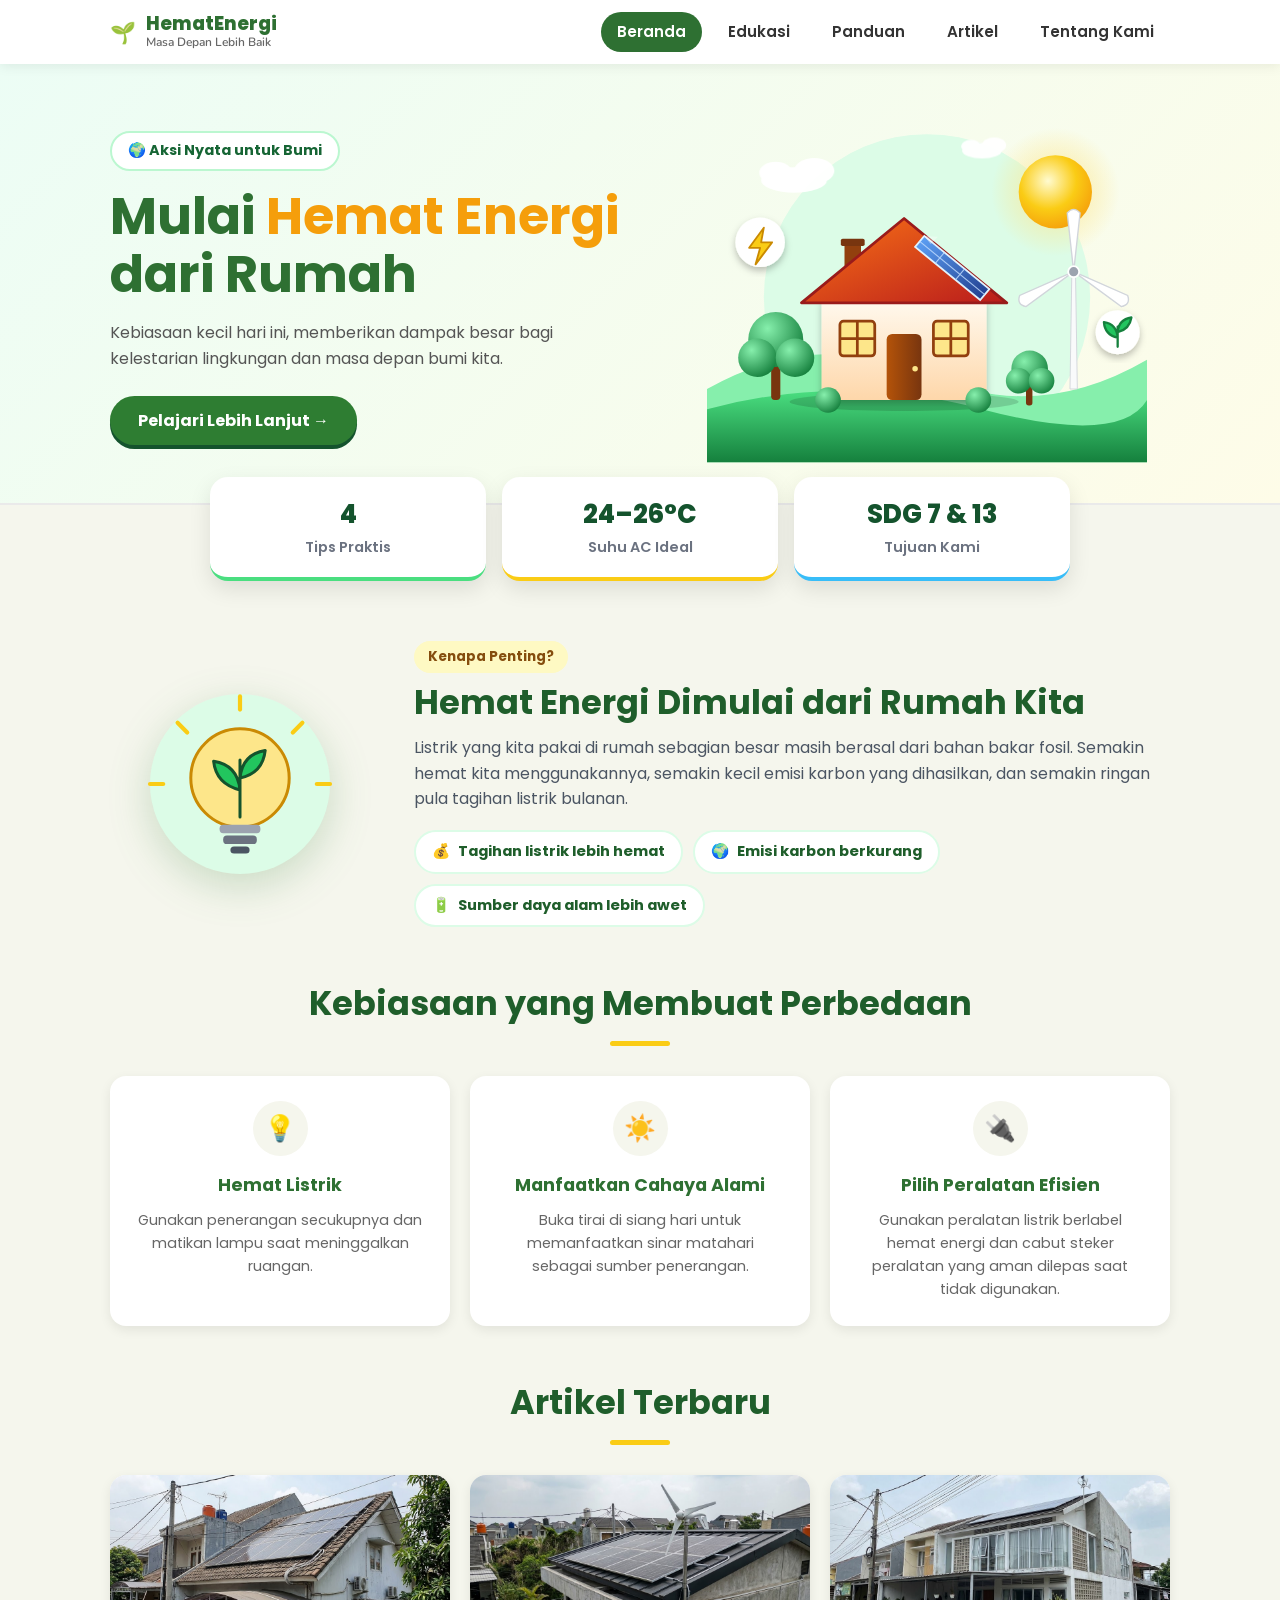
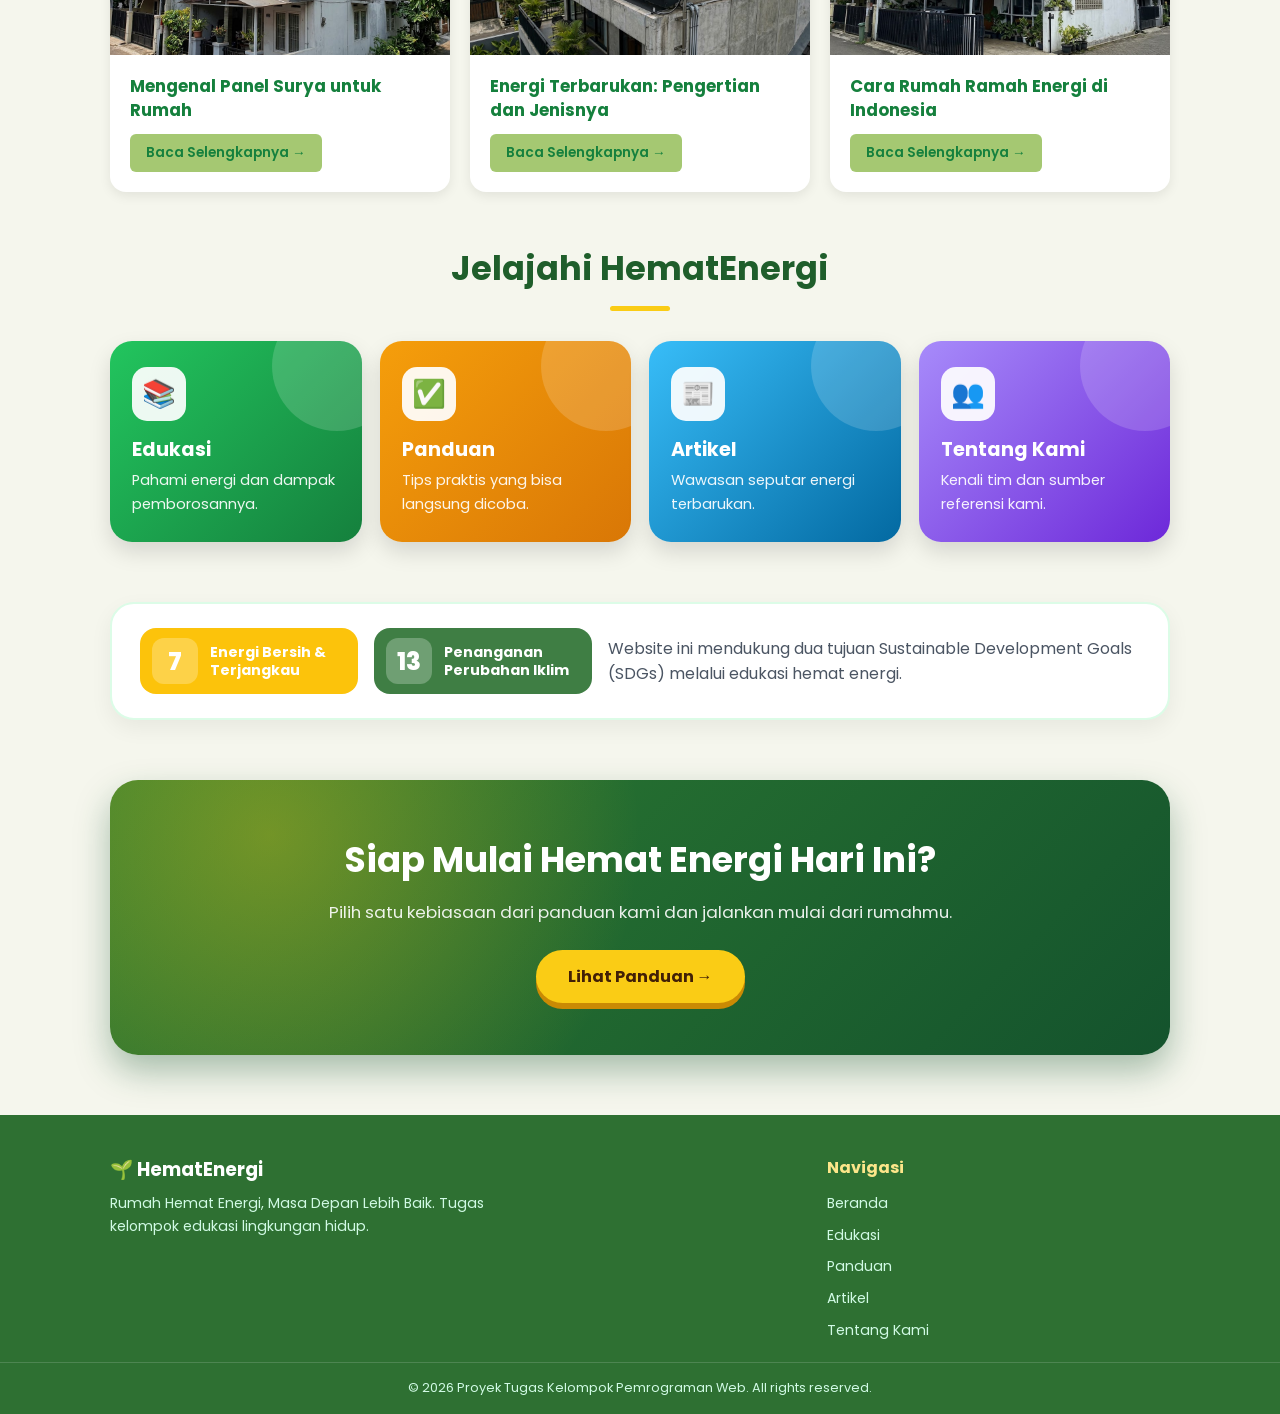
<file: index.html>
<!DOCTYPE html>
<html lang="id">
<head>
  <meta charset="UTF-8">
  <meta name="viewport" content="width=device-width, initial-scale=1.0">
  <title>HematEnergi - Beranda</title>
  <link rel="stylesheet" href="css/style.css">
</head>

<body class="beranda">

  <!-- NAVIGASI UTAMA -->
  <header class="navbar">
    <div class="nav-container">

      <a href="index.html" class="logo">
        🌱
        <div class="logo-text">
          HematEnergi
          <span>Masa Depan Lebih Baik</span>
        </div>
      </a>

      <nav aria-label="Navigasi utama">
        <ul class="nav-links">
          <li>
            <a href="index.html" class="active" aria-current="page">
              Beranda
            </a>
          </li>
          <li><a href="edukasi.html">Edukasi</a></li>
          <li><a href="panduan.html">Panduan</a></li>
          <li><a href="artikel.html">Artikel</a></li>
          <li><a href="tentang.html">Tentang Kami</a></li>
        </ul>
      </nav>

    </div>
  </header>

  <main>

    <!-- HERO BANNER -->
    <section class="hero">
      <div class="container hero-grid">

        <div class="hero-content">
          <span class="hero-badge">🌍 Aksi Nyata untuk Bumi</span>

          <h1>Mulai <em>Hemat Energi</em> dari Rumah</h1>

          <p>
            Kebiasaan kecil hari ini, memberikan dampak besar
            bagi kelestarian lingkungan dan masa depan bumi kita.
          </p>

          <a href="panduan.html" class="btn-primary">
            Pelajari Lebih Lanjut &rarr;
          </a>
        </div>

        <!-- ILUSTRASI RUMAH -->
        <div class="hero-image">
          <svg
            viewBox="0 0 480 380"
            xmlns="http://www.w3.org/2000/svg"
            role="img"
            aria-label="Rumah dengan panel surya, turbin angin, dan pepohonan di bawah matahari">

            <defs>
              <radialGradient id="gSun" cx="40%" cy="35%" r="70%">
                <stop offset="0" stop-color="#fffbd0"/>
                <stop offset=".55" stop-color="#facc15"/>
                <stop offset="1" stop-color="#f59e0b"/>
              </radialGradient>

              <linearGradient id="gRoof" x1="0" y1="0" x2="1" y2="1">
                <stop offset="0" stop-color="#f97316"/>
                <stop offset="1" stop-color="#b91c1c"/>
              </linearGradient>

              <linearGradient id="gWall" x1="0" y1="0" x2="0" y2="1">
                <stop offset="0" stop-color="#fffaf0"/>
                <stop offset="1" stop-color="#fed7aa"/>
              </linearGradient>

              <linearGradient id="gPanel" x1="0" y1="0" x2="1" y2="1">
                <stop offset="0" stop-color="#60a5fa"/>
                <stop offset="1" stop-color="#1e3a8a"/>
              </linearGradient>

              <linearGradient id="gDoor" x1="0" y1="0" x2="1" y2="0">
                <stop offset="0" stop-color="#b45309"/>
                <stop offset="1" stop-color="#78350f"/>
              </linearGradient>

              <linearGradient id="gHill" x1="0" y1="0" x2="0" y2="1">
                <stop offset="0" stop-color="#4ade80"/>
                <stop offset="1" stop-color="#15803d"/>
              </linearGradient>

              <radialGradient id="gTree" cx="35%" cy="30%" r="75%">
                <stop offset="0" stop-color="#86efac"/>
                <stop offset="1" stop-color="#15803d"/>
              </radialGradient>

              <radialGradient id="gGlow" cx="50%" cy="50%" r="50%">
                <stop offset="0" stop-color="#fde68a" stop-opacity=".9"/>
                <stop offset="1" stop-color="#fde68a" stop-opacity="0"/>
              </radialGradient>

              <filter
                id="soft"
                x="-20%"
                y="-20%"
                width="140%"
                height="140%">
                <feDropShadow
                  dx="0"
                  dy="4"
                  stdDeviation="4"
                  flood-opacity=".25"/>
              </filter>
            </defs>

            <!-- Latar dan matahari -->
            <circle cx="240" cy="200" r="178" fill="#dcfce7"/>
            <circle cx="380" cy="85" r="70" fill="url(#gGlow)"/>
            <circle cx="380" cy="85" r="40" fill="url(#gSun)"/>

            <!-- Awan -->
            <g fill="#fff" opacity=".95">
              <g transform="translate(95 72)">
                <ellipse rx="36" ry="14"/>
                <ellipse cx="22" cy="-10" rx="22" ry="14"/>
                <ellipse cx="-20" cy="-8" rx="18" ry="12"/>
              </g>

              <g transform="translate(300 40) scale(.6)">
                <ellipse rx="36" ry="14"/>
                <ellipse cx="22" cy="-10" rx="22" ry="14"/>
                <ellipse cx="-20" cy="-8" rx="18" ry="12"/>
              </g>
            </g>

            <!-- Bukit belakang -->
            <path
              d="M0 300 Q120 232 240 285 T480 268 V380 H0Z"
              fill="#86efac"/>

            <!-- Turbin angin -->
            <polygon
              points="396,300 404,300 402,172 398,172"
              fill="#f9fafb"
              stroke="#d1d5db"/>

            <g fill="#fff" stroke="#d1d5db" stroke-width="1.5">
              <path d="M400 172 L393 108 Q400 100 407 108 Z"/>
              <path
                d="M400 172 L393 108 Q400 100 407 108 Z"
                transform="rotate(120 400 172)"/>
              <path
                d="M400 172 L393 108 Q400 100 407 108 Z"
                transform="rotate(240 400 172)"/>
            </g>

            <circle
              cx="400"
              cy="172"
              r="6"
              fill="#9ca3af"
              stroke="#fff"
              stroke-width="2"/>

            <!-- Bukit depan -->
            <path
              d="M0 322 Q150 282 300 322 T480 312 V380 H0Z"
              fill="url(#gHill)"/>

            <ellipse
              cx="215"
              cy="314"
              rx="125"
              ry="10"
              fill="#000"
              opacity=".14"/>

            <!-- Pohon kiri -->
            <rect
              x="70"
              y="262"
              width="10"
              height="50"
              rx="4"
              fill="#78350f"/>
            <circle cx="75" cy="246" r="30" fill="url(#gTree)"/>
            <circle cx="55" cy="266" r="21" fill="url(#gTree)"/>
            <circle cx="96" cy="266" r="21" fill="url(#gTree)"/>

            <!-- Pohon kanan -->
            <rect
              x="348"
              y="288"
              width="7"
              height="30"
              rx="3"
              fill="#78350f"/>
            <circle cx="352" cy="278" r="20" fill="url(#gTree)"/>
            <circle cx="340" cy="291" r="14" fill="url(#gTree)"/>
            <circle cx="365" cy="291" r="14" fill="url(#gTree)"/>

            <!-- Cerobong -->
            <rect
              x="150"
              y="140"
              width="18"
              height="50"
              fill="#92400e"/>
            <rect
              x="146"
              y="136"
              width="26"
              height="8"
              rx="2"
              fill="#78350f"/>

            <!-- Dinding dan atap -->
            <rect
              x="125"
              y="200"
              width="180"
              height="112"
              rx="6"
              fill="url(#gWall)"
              filter="url(#soft)"/>

            <polygon
              points="103,206 215,114 327,206"
              fill="url(#gRoof)"
              stroke="#991b1b"
              stroke-width="3"
              stroke-linejoin="round"/>

            <!-- Panel surya -->
            <polygon
              points="237,133 308,191 298,203 227,145"
              fill="url(#gPanel)"
              stroke="#e0f2fe"
              stroke-width="2"/>

            <g stroke="#bfdbfe" stroke-width="1.2" opacity=".85">
              <line x1="232" y1="139" x2="303" y2="197"/>
              <line x1="259" y1="151" x2="249" y2="163"/>
              <line x1="281" y1="169" x2="271" y2="181"/>
            </g>

            <polygon
              points="237,133 252,134 244,142"
              fill="#fff"
              opacity=".35"/>

            <!-- Jendela -->
            <g stroke="#92400e" stroke-width="3">
              <rect
                x="145"
                y="226"
                width="38"
                height="38"
                rx="4"
                fill="#fde68a"/>
              <line x1="164" y1="226" x2="164" y2="264"/>
              <line x1="145" y1="245" x2="183" y2="245"/>

              <rect
                x="247"
                y="226"
                width="38"
                height="38"
                rx="4"
                fill="#fde68a"/>
              <line x1="266" y1="226" x2="266" y2="264"/>
              <line x1="247" y1="245" x2="285" y2="245"/>
            </g>

            <!-- Pintu dan tanaman -->
            <rect
              x="196"
              y="240"
              width="38"
              height="72"
              rx="6"
              fill="url(#gDoor)"/>
            <circle cx="227" cy="278" r="3" fill="#fde68a"/>
            <circle cx="132" cy="312" r="14" fill="url(#gTree)"/>
            <circle cx="296" cy="312" r="14" fill="url(#gTree)"/>

            <!-- Ikon listrik -->
            <g filter="url(#soft)">
              <circle cx="58" cy="140" r="27" fill="#fff"/>
              <path
                d="M62 124 l-16 22 h12 l-5 18 l18 -24 h-12 z"
                fill="#facc15"
                stroke="#ca8a04"
                stroke-width="2"
                stroke-linejoin="round"/>
            </g>

            <!-- Ikon daun -->
            <g filter="url(#soft)">
              <circle cx="448" cy="238" r="24" fill="#fff"/>
              <path
                d="M448 254 V232 M448 244 q-14 -3 -15 -17 q14 2 15 17 M448 238 q13 -3 15 -16 q-14 2 -15 16"
                fill="#22c55e"
                stroke="#15803d"
                stroke-width="2.5"
                stroke-linecap="round"
                stroke-linejoin="round"/>
            </g>

          </svg>
        </div>

      </div>
    </section>

    <!-- STATISTIK -->
    <div class="stats">
      <div class="stat">
        <strong>4</strong>
        <span>Tips Praktis</span>
      </div>

      <div class="stat">
        <strong>24–26°C</strong>
        <span>Suhu AC Ideal</span>
      </div>

      <div class="stat">
        <strong>SDG 7 &amp; 13</strong>
        <span>Tujuan Kami</span>
      </div>
    </div>

    <!-- PENGANTAR TEMA -->
    <section class="container tentang-grid">

      <!-- Ilustrasi lampu -->
      <div class="tentang-img">
        <svg
          viewBox="0 0 400 320"
          xmlns="http://www.w3.org/2000/svg"
          role="img"
          aria-label="Bola lampu hemat energi berisi daun hijau">

          <circle cx="200" cy="160" r="150" fill="#dcfce7"/>

          <g stroke="#facc15" stroke-width="7" stroke-linecap="round">
            <line x1="200" y1="14" x2="200" y2="36"/>
            <line x1="96" y1="58" x2="112" y2="74"/>
            <line x1="304" y1="58" x2="288" y2="74"/>
            <line x1="50" y1="160" x2="72" y2="160"/>
            <line x1="350" y1="160" x2="328" y2="160"/>
          </g>

          <circle
            cx="200"
            cy="150"
            r="82"
            fill="#fde68a"
            stroke="#ca8a04"
            stroke-width="5"/>

          <path
            d="M200 215 V120 M200 170 q-40 -10 -44 -48 q40 6 44 48 M200 150 q38 -8 42 -46 q-38 6 -42 46"
            fill="#22c55e"
            stroke="#14532d"
            stroke-width="5"
            stroke-linecap="round"
            stroke-linejoin="round"/>

          <rect
            x="166"
            y="228"
            width="68"
            height="14"
            rx="6"
            fill="#9ca3af"/>

          <rect
            x="172"
            y="246"
            width="56"
            height="14"
            rx="6"
            fill="#6b7280"/>

          <rect
            x="184"
            y="264"
            width="32"
            height="12"
            rx="6"
            fill="#4b5563"/>

        </svg>
      </div>

      <div class="tentang-teks">
        <span class="label">Kenapa Penting?</span>

        <h2>Hemat Energi Dimulai dari Rumah Kita</h2>

        <p>
          Listrik yang kita pakai di rumah sebagian besar masih
          berasal dari bahan bakar fosil. Semakin hemat kita
          menggunakannya, semakin kecil emisi karbon yang
          dihasilkan, dan semakin ringan pula tagihan listrik
          bulanan.
        </p>

        <ul class="fakta">
          <li><span>💰</span> Tagihan listrik lebih hemat</li>
          <li><span>🌍</span> Emisi karbon berkurang</li>
          <li><span>🔋</span> Sumber daya alam lebih awet</li>
        </ul>
      </div>

    </section>

    <!-- KEBIASAAN UTAMA -->
    <section class="container">
      <h2 class="section-title">Kebiasaan yang Membuat Perbedaan</h2>

      <div class="cards-grid">

        <div class="card">
          <div class="card-icon">💡</div>
          <h3>Hemat Listrik</h3>
          <p>
            Gunakan penerangan secukupnya dan matikan lampu
            saat meninggalkan ruangan.
          </p>
        </div>

        <div class="card">
          <div class="card-icon">☀️</div>
          <h3>Manfaatkan Cahaya Alami</h3>
          <p>
            Buka tirai di siang hari untuk memanfaatkan
            sinar matahari sebagai sumber penerangan.
          </p>
        </div>

        <div class="card">
          <div class="card-icon">🔌</div>
          <h3>Pilih Peralatan Efisien</h3>
          <p>
            Gunakan peralatan listrik berlabel hemat energi
            dan cabut steker peralatan yang aman dilepas
            saat tidak digunakan.
          </p>
        </div>

      </div>
    </section>

    <!-- ARTIKEL TERBARU -->
    <section class="container">
      <h2 class="section-title">Artikel Terbaru</h2>

      <div class="articles-grid">

        <article class="article-card">
          <div class="article-img">
            <img
              src="images/panel-surya.jpg"
              alt="Panel surya untuk rumah"
              loading="lazy">
          </div>

          <div class="article-content">
            <h3>Mengenal Panel Surya untuk Rumah</h3>

            <a href="artikel.html" class="btn-secondary">
              Baca Selengkapnya &rarr;
            </a>
          </div>
        </article>

        <article class="article-card">
          <div class="article-img">
            <img
              src="images/energi-terbarukan.jpg"
              alt="Sumber energi terbarukan seperti matahari dan angin"
              loading="lazy">
          </div>

          <div class="article-content">
            <h3>Energi Terbarukan: Pengertian dan Jenisnya</h3>

            <a href="artikel.html" class="btn-secondary">
              Baca Selengkapnya &rarr;
            </a>
          </div>
        </article>

        <article class="article-card">
          <div class="article-img">
            <img
              src="images/rumah-ramah-energi.jpg"
              alt="Rumah dengan jendela dan ventilasi alami"
              loading="lazy">
          </div>

          <div class="article-content">
            <h3>Cara Rumah Ramah Energi di Indonesia</h3>

            <a href="artikel.html" class="btn-secondary">
              Baca Selengkapnya &rarr;
            </a>
          </div>
        </article>

      </div>
    </section>

    <!-- JELAJAHI WEBSITE -->
    <section class="container">
      <h2 class="section-title">Jelajahi HematEnergi</h2>

      <div class="jelajah-grid">

        <a href="edukasi.html" class="jelajah-card j1">
          <span>📚</span>
          <h3>Edukasi</h3>
          <p>Pahami energi dan dampak pemborosannya.</p>
        </a>

        <a href="panduan.html" class="jelajah-card j2">
          <span>✅</span>
          <h3>Panduan</h3>
          <p>Tips praktis yang bisa langsung dicoba.</p>
        </a>

        <a href="artikel.html" class="jelajah-card j3">
          <span>📰</span>
          <h3>Artikel</h3>
          <p>Wawasan seputar energi terbarukan.</p>
        </a>

        <a href="tentang.html" class="jelajah-card j4">
          <span>👥</span>
          <h3>Tentang Kami</h3>
          <p>Kenali tim dan sumber referensi kami.</p>
        </a>

      </div>
    </section>

    <!-- SDG -->
    <section class="container">
      <div class="sdg-banner">

        <div class="sdg-badge">
          <strong>7</strong>
          <span>Energi Bersih &amp; Terjangkau</span>
        </div>

        <div class="sdg-badge sdg13">
          <strong>13</strong>
          <span>Penanganan Perubahan Iklim</span>
        </div>

        <p>
          Website ini mendukung dua tujuan Sustainable
          Development Goals (SDGs) melalui edukasi hemat energi.
        </p>

      </div>
    </section>

    <!-- AJAKAN -->
    <section class="container">
      <div class="cta">
        <h2>Siap Mulai Hemat Energi Hari Ini?</h2>

        <p>
          Pilih satu kebiasaan dari panduan kami dan jalankan
          mulai dari rumahmu.
        </p>

        <a href="panduan.html" class="btn-cta">
          Lihat Panduan &rarr;
        </a>
      </div>
    </section>

  </main>

  <!-- FOOTER -->
  <footer>
    <div class="container footer-grid">

      <div class="footer-brand">
        <h3>🌱 HematEnergi</h3>
        <p>
          Rumah Hemat Energi, Masa Depan Lebih Baik.
          Tugas kelompok edukasi lingkungan hidup.
        </p>
      </div>

      <div class="footer-links">
        <h4>Navigasi</h4>

        <ul>
          <li><a href="index.html">Beranda</a></li>
          <li><a href="edukasi.html">Edukasi</a></li>
          <li><a href="panduan.html">Panduan</a></li>
          <li><a href="artikel.html">Artikel</a></li>
          <li><a href="tentang.html">Tentang Kami</a></li>
        </ul>
      </div>

    </div>

    <div class="footer-bottom">
      <p>
        &copy; 2026 Proyek Tugas Kelompok Pemrograman Web.
        All rights reserved.
      </p>
    </div>
  </footer>

</body>
</html>
</file>
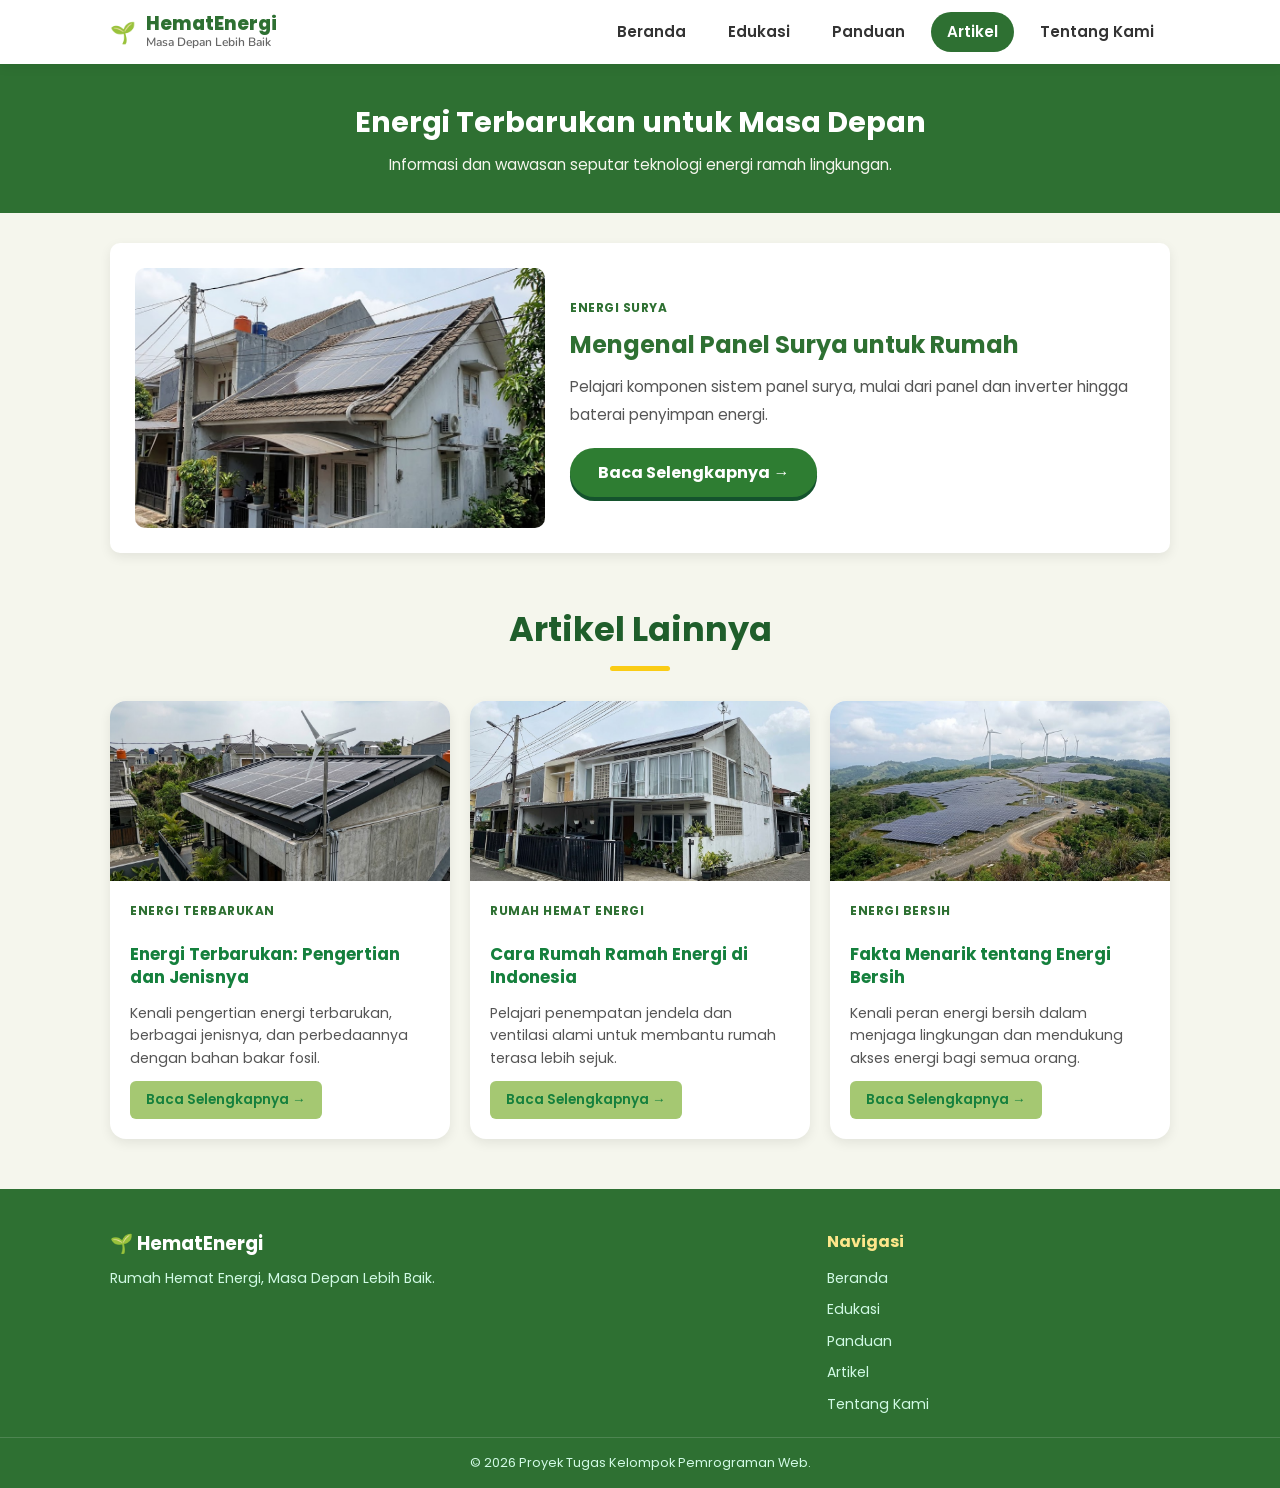
<file: artikel.html>
<!DOCTYPE html>
<html lang="id">
<head>
  <meta charset="UTF-8">
  <meta name="viewport" content="width=device-width, initial-scale=1.0">
  <title>HematEnergi - Artikel</title>
  <link rel="stylesheet" href="css/style.css">
</head>

<body>

  <!-- NAVIGASI UTAMA -->
  <header class="navbar">
    <div class="nav-container">

      <a href="index.html" class="logo">
        🌱
        <div class="logo-text">
          HematEnergi
          <span>Masa Depan Lebih Baik</span>
        </div>
      </a>

      <nav aria-label="Navigasi utama">
        <ul class="nav-links">
          <li><a href="index.html">Beranda</a></li>
          <li><a href="edukasi.html">Edukasi</a></li>
          <li><a href="panduan.html">Panduan</a></li>
          <li>
            <a href="artikel.html" class="active" aria-current="page">
              Artikel
            </a>
          </li>
          <li><a href="tentang.html">Tentang Kami</a></li>
        </ul>
      </nav>

    </div>
  </header>

  <main>

    <!-- BANNER HALAMAN -->
    <div class="page-banner">
      <div class="container">
        <h1>Energi Terbarukan untuk Masa Depan</h1>
        <p>
          Informasi dan wawasan seputar teknologi energi
          ramah lingkungan.
        </p>
      </div>
    </div>

    <!-- DAFTAR ARTIKEL -->
    <section class="container daftar-artikel-sumber">

      <!-- ARTIKEL 1: PANEL SURYA -->
      <article class="content-box article-feature">

        <div class="article-feature-img">
          <img
            src="images/panel-surya.jpg"
            alt="Panel surya untuk menghasilkan listrik bagi rumah">
        </div>

        <div class="article-feature-content">
          <span class="article-category">ENERGI SURYA</span>

          <h2>Mengenal Panel Surya untuk Rumah</h2>

          <p>
            Pelajari komponen sistem panel surya, mulai dari
            panel dan inverter hingga baterai penyimpan energi.
          </p>

          <a
            href="https://www.energy.gov/cmei/systems/solar-photovoltaic-system-design-basics"
            class="btn-primary"
            target="_blank"
            rel="noopener noreferrer">
            Baca Selengkapnya &rarr;
          </a>
        </div>

      </article>

      <h2 class="section-title">Artikel Lainnya</h2>

      <div class="articles-grid">

        <!-- ARTIKEL 2: ENERGI TERBARUKAN -->
        <article class="article-card">

          <div class="article-img">
            <img
              src="images/energi-terbarukan.jpg"
              alt="Sumber energi terbarukan seperti matahari dan angin"
              loading="lazy">
          </div>

          <div class="article-content">
            <span class="article-category">ENERGI TERBARUKAN</span>

            <h3>Energi Terbarukan: Pengertian dan Jenisnya</h3>

            <p>
              Kenali pengertian energi terbarukan, berbagai
              jenisnya, dan perbedaannya dengan bahan bakar fosil.
            </p>

            <a
              href="https://www.un.org/en/climatechange/what-is-renewable-energy"
              class="btn-secondary"
              target="_blank"
              rel="noopener noreferrer">
              Baca Selengkapnya &rarr;
            </a>
          </div>

        </article>

        <!-- ARTIKEL 3: RUMAH RAMAH ENERGI -->
        <article class="article-card">

          <div class="article-img">
            <img
              src="images/rumah-ramah-energi.jpg"
              alt="Rumah dengan jendela dan ventilasi alami"
              loading="lazy">
          </div>

          <div class="article-content">
            <span class="article-category">RUMAH HEMAT ENERGI</span>

            <h3>Cara Rumah Ramah Energi di Indonesia</h3>

            <p>
              Pelajari penempatan jendela dan ventilasi alami
              untuk membantu rumah terasa lebih sejuk.
            </p>

            <a
              href="https://www.archify.com/id/archifynow/5-hal-untuk-diperhatikan-agar-ventilasi-optimal-dan-rumah-selalu-sejuk-alami"
              class="btn-secondary"
              target="_blank"
              rel="noopener noreferrer">
              Baca Selengkapnya &rarr;
            </a>
          </div>

        </article>

        <!-- ARTIKEL 4: ENERGI BERSIH -->
        <article class="article-card">

          <div class="article-img">
            <img
              src="images/energi-bersih.jpg"
              alt="Pemanfaatan energi bersih bagi lingkungan"
              loading="lazy">
          </div>

          <div class="article-content">
            <span class="article-category">ENERGI BERSIH</span>

            <h3>Fakta Menarik tentang Energi Bersih</h3>

            <p>
              Kenali peran energi bersih dalam menjaga lingkungan
              dan mendukung akses energi bagi semua orang.
            </p>

            <a
              href="https://indonesia.un.org/id/257848-hari-energi-bersih-internasional-26-januari"
              class="btn-secondary"
              target="_blank"
              rel="noopener noreferrer">
              Baca Selengkapnya &rarr;
            </a>
          </div>

        </article>

      </div>
    </section>

  </main>

  <!-- FOOTER -->
  <footer>
    <div class="container footer-grid">

      <div class="footer-brand">
        <h3>🌱 HematEnergi</h3>
        <p>Rumah Hemat Energi, Masa Depan Lebih Baik.</p>
      </div>

      <div class="footer-links">
        <h4>Navigasi</h4>

        <ul>
          <li><a href="index.html">Beranda</a></li>
          <li><a href="edukasi.html">Edukasi</a></li>
          <li><a href="panduan.html">Panduan</a></li>
          <li><a href="artikel.html">Artikel</a></li>
          <li><a href="tentang.html">Tentang Kami</a></li>
        </ul>
      </div>

    </div>

    <div class="footer-bottom">
      <p>&copy; 2026 Proyek Tugas Kelompok Pemrograman Web.</p>
    </div>
  </footer>

</body>
</html>
</file>
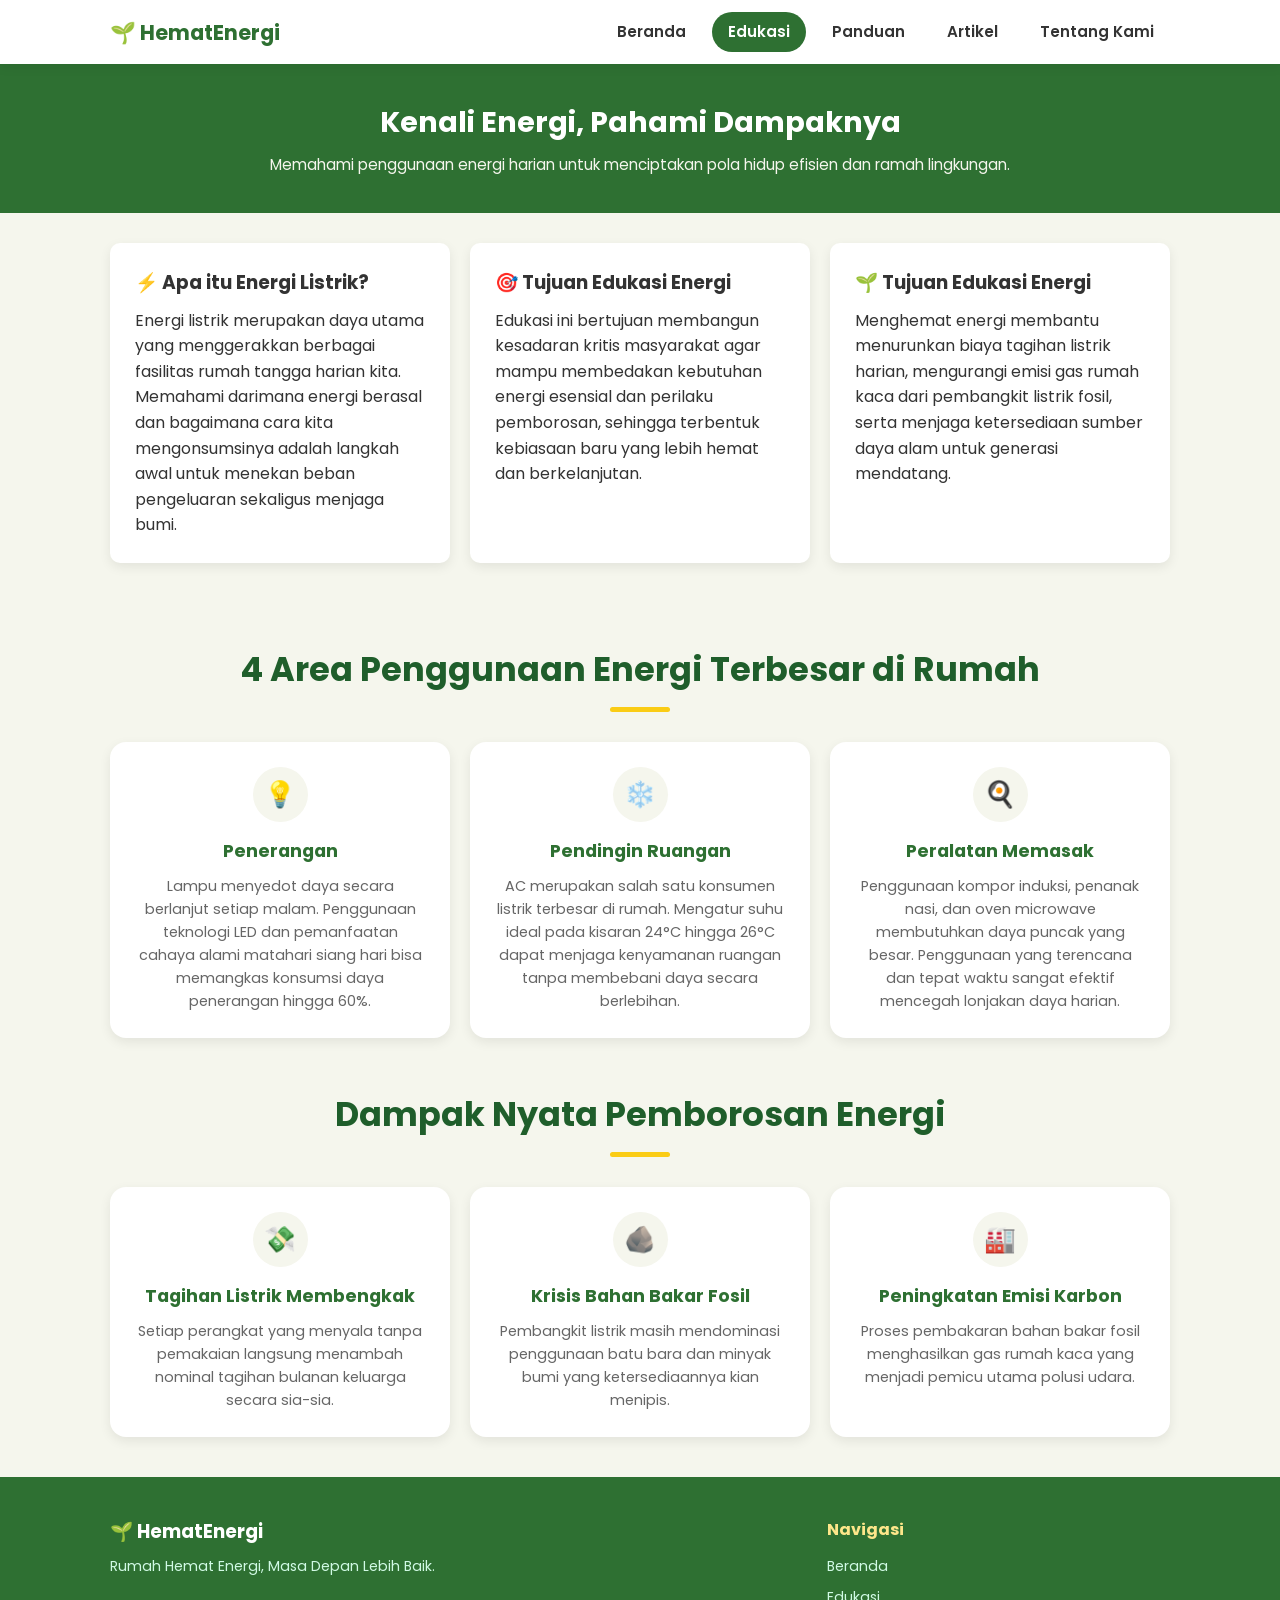
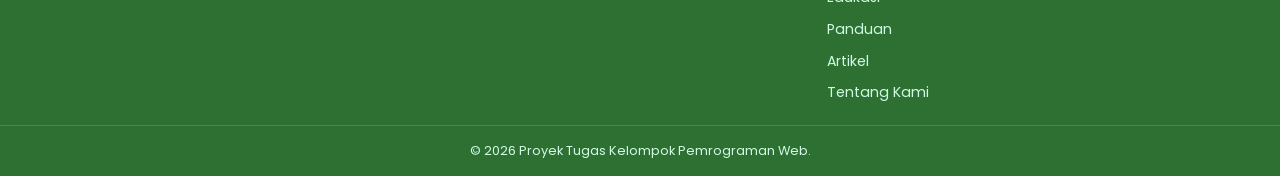
<file: edukasi.html>
<!DOCTYPE html>
<html lang="id">
<head>
  <meta charset="UTF-8">
  <meta name="viewport" content="width=device-width, initial-scale=1.0">
  <title>HematEnergi - Edukasi</title>
  <link rel="stylesheet" href="css/style.css">
</head>
<body>

  <!-- 1. NAVBAR / NAVIGASI -->
  <header class="navbar">
    <div class="nav-container">
      <a href="index.html" class="logo">
        🌱 HematEnergi
      </a>
      <nav>
        <ul class="nav-links">
          <li><a href="index.html">Beranda</a></li>
          <li><a href="edukasi.html" class="active">Edukasi</a></li>
          <li><a href="panduan.html">Panduan</a></li>
          <li><a href="artikel.html">Artikel</a></li>
          <li><a href="tentang.html">Tentang Kami</a></li>
        </ul>
      </nav>
    </div>
  </header>

  <!-- 2. KONTEN UTAMA -->
  <main>
    <!-- Header Banner Halaman -->
    <div class="page-banner">
      <div class="container">
        <h1>Kenali Energi, Pahami Dampaknya</h1>
        <p>Memahami penggunaan energi harian untuk menciptakan pola hidup efisien dan ramah lingkungan.</p>
      </div>
    </div>

    <section class="container">
      <!-- Section Intro: Konsep Utama Energi -->
      <div class="cards-grid" style="margin-top: 30px;">
        <div class="content-box">
          <h3 style="color: var(--hijau-tua); margin-bottom: 10px;">⚡ Apa itu Energi Listrik?</h3>
          <p>
            Energi listrik merupakan daya utama yang menggerakkan berbagai fasilitas 
            rumah tangga harian kita. Memahami darimana energi berasal dan bagaimana 
            cara kita mengonsumsinya adalah langkah awal untuk menekan beban 
            pengeluaran sekaligus menjaga bumi.
          </p>
        </div>
        <div class="content-box">
          <h3 style="color: var(--hijau-tua); margin-bottom: 10px;">🎯 Tujuan Edukasi Energi</h3>
          <p>
            Edukasi ini bertujuan membangun kesadaran kritis masyarakat agar 
            mampu membedakan kebutuhan energi esensial dan perilaku pemborosan, 
            sehingga terbentuk kebiasaan baru yang lebih hemat dan berkelanjutan.
          </p>
        </div>
        <div class="content-box">
          <h3 style="color: var(--hijau-tua); margin-bottom: 10px;">🌱 Tujuan Edukasi Energi</h3>
          <p>
            Menghemat energi membantu menurunkan biaya tagihan listrik harian, 
            mengurangi emisi gas rumah kaca dari pembangkit listrik fosil, serta 
            menjaga ketersediaan sumber daya alam untuk generasi mendatang.
          </p>
        </div>
      </div>

      <!-- Section Kartu Penggunaan Energi -->
      <h2 class="section-title">4 Area Penggunaan Energi Terbesar di Rumah</h2>
      <div class="cards-grid">
        <div class="card">
          <div class="card-icon">💡</div>
          <h3>Penerangan</h3>
          <p>Lampu menyedot daya secara berlanjut setiap malam. Penggunaan teknologi LED dan pemanfaatan cahaya alami matahari siang hari bisa memangkas konsumsi daya penerangan hingga 60%.</p>
        </div>
        <div class="card">
          <div class="card-icon">❄️</div>
          <h3>Pendingin Ruangan</h3>
          <p>AC merupakan salah satu konsumen listrik terbesar di rumah. Mengatur suhu ideal pada kisaran 24°C hingga 26°C dapat menjaga kenyamanan ruangan tanpa membebani daya secara berlebihan.</p>
        </div>
        <div class="card">
          <div class="card-icon">🍳</div>
          <h3>Peralatan Memasak</h3>
          <p>Penggunaan kompor induksi, penanak nasi, dan oven microwave membutuhkan daya puncak yang besar. Penggunaan yang terencana dan tepat waktu sangat efektif mencegah lonjakan daya harian.</p>
        </div>
      </div>

      <!-- Section Kartu Dampak Pemborosan Energi -->
      <h2 class="section-title">Dampak Nyata Pemborosan Energi</h2>
      <div class="cards-grid" style="margin-bottom: 40px;">
        <div class="card">
          <div class="card-icon">💸</div>
          <h3>Tagihan Listrik Membengkak</h3>
          <p>Setiap perangkat yang menyala tanpa pemakaian langsung menambah nominal tagihan bulanan keluarga secara sia-sia.</p>
        </div>
        <div class="card">
          <div class="card-icon">🪨</div>
          <h3>Krisis Bahan Bakar Fosil</h3>
          <p>Pembangkit listrik masih mendominasi penggunaan batu bara dan minyak bumi yang ketersediaannya kian menipis.</p>
        </div>
        <div class="card">
          <div class="card-icon">🏭</div>
          <h3>Peningkatan Emisi Karbon</h3>
          <p>Proses pembakaran bahan bakar fosil menghasilkan gas rumah kaca yang menjadi pemicu utama polusi udara.</p>
        </div>
      </div>
    </section>
  </main>

  <!-- 3. FOOTER -->
  <footer>
    <div class="container footer-grid">
      <div class="footer-brand">
        <h3>🌱 HematEnergi</h3>
        <p>Rumah Hemat Energi, Masa Depan Lebih Baik.</p>
      </div>
      <div class="footer-links">
        <h4>Navigasi</h4>
        <ul>
          <li><a href="index.html">Beranda</a></li>
          <li><a href="edukasi.html">Edukasi</a></li>
          <li><a href="panduan.html">Panduan</a></li>
          <li><a href="artikel.html">Artikel</a></li>
          <li><a href="tentang.html">Tentang Kami</a></li>
        </ul>
      </div>
    </div>
    <div class="footer-bottom">
      <p>&copy; 2026 Proyek Tugas Kelompok Pemrograman Web.</p>
    </div>
  </footer>

</body>
</html>
</file>
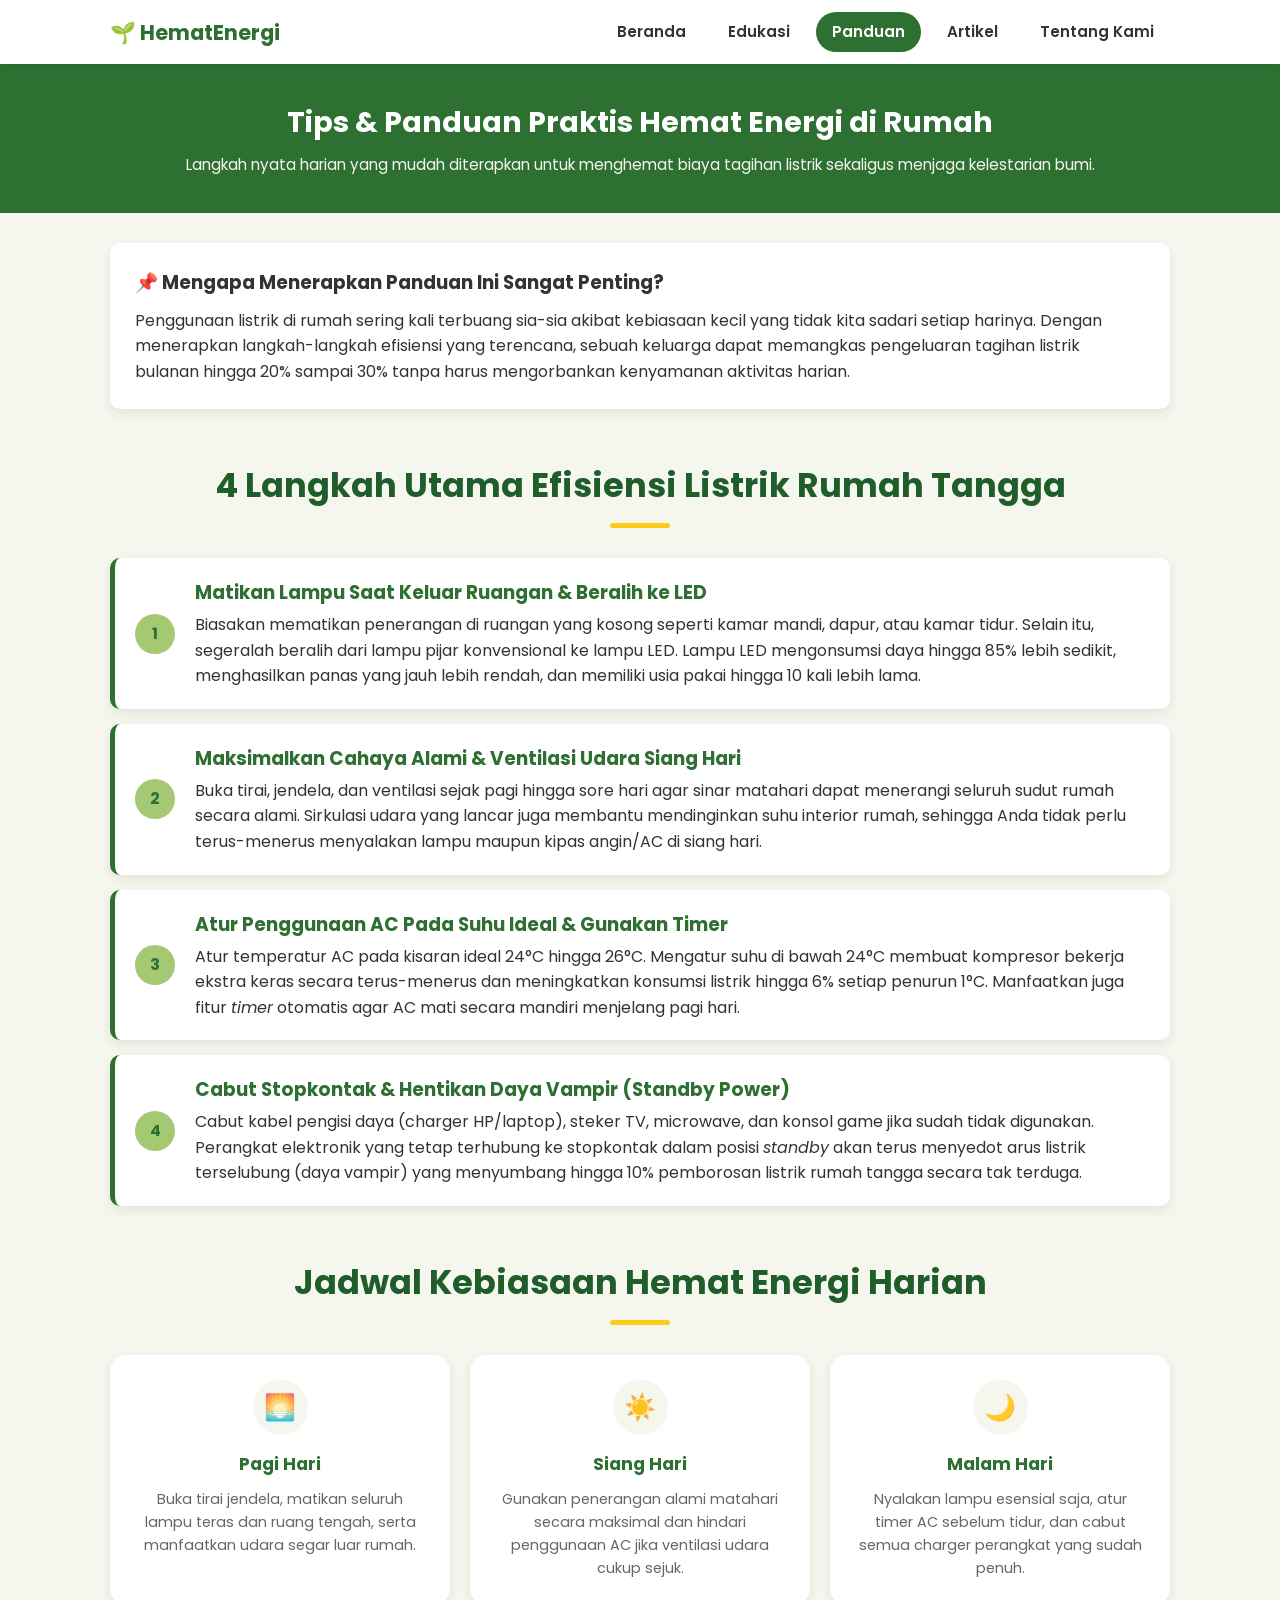
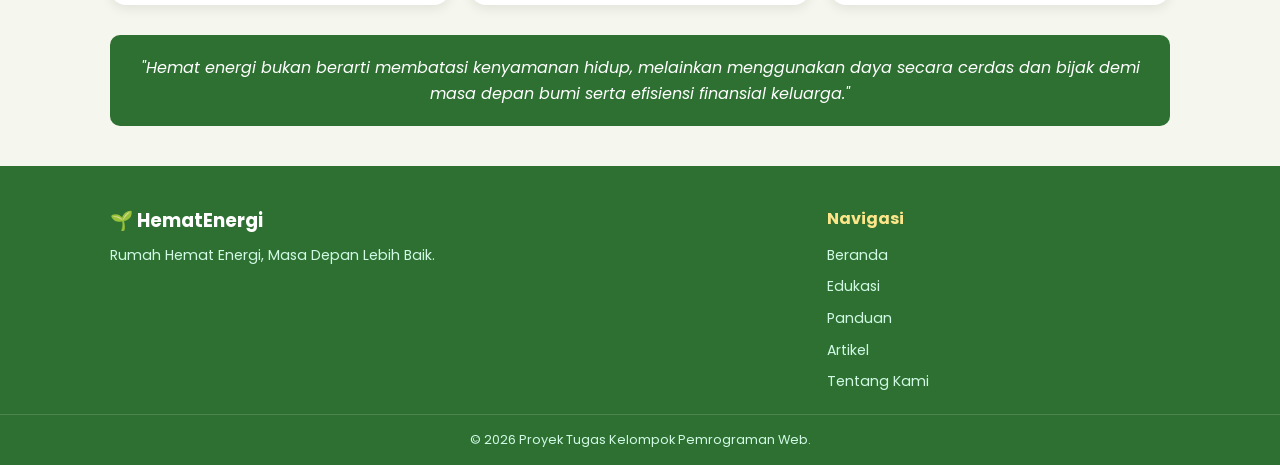
<file: panduan.html>
<!DOCTYPE html>
<html lang="id">
<head>
  <meta charset="UTF-8">
  <meta name="viewport" content="width=device-width, initial-scale=1.0">
  <title>HematEnergi - Panduan</title>
  <link rel="stylesheet" href="css/style.css">
</head>
<body>

  <!-- 1. NAVBAR / NAVIGASI -->
  <header class="navbar">
    <div class="nav-container">
      <a href="index.html" class="logo">
        🌱 HematEnergi
      </a>
      <nav>
        <ul class="nav-links">
          <li><a href="index.html">Beranda</a></li>
          <li><a href="edukasi.html">Edukasi</a></li>
          <li><a href="panduan.html" class="active">Panduan</a></li>
          <li><a href="artikel.html">Artikel</a></li>
          <li><a href="tentang.html">Tentang Kami</a></li>
        </ul>
      </nav>
    </div>
  </header>

  <!-- 2. KONTEN UTAMA -->
  <main>
    <!-- Header Banner Halaman -->
    <div class="page-banner">
      <div class="container">
        <h1>Tips & Panduan Praktis Hemat Energi di Rumah</h1>
        <p>Langkah nyata harian yang mudah diterapkan untuk menghemat biaya tagihan listrik sekaligus menjaga kelestarian bumi.</p>
      </div>
    </div>

    <section class="container">
      <!-- Section Intro: Pentingnya Panduan -->
      <div class="content-box" style="margin-top: 30px;">
        <h3 style="color: var(--hijau-tua); margin-bottom: 10px;">📌 Mengapa Menerapkan Panduan Ini Sangat Penting?</h3>
        <p>Penggunaan listrik di rumah sering kali terbuang sia-sia akibat kebiasaan kecil yang tidak kita sadari setiap harinya. Dengan menerapkan langkah-langkah efisiensi yang terencana, sebuah keluarga dapat memangkas pengeluaran tagihan listrik bulanan hingga 20% sampai 30% tanpa harus mengorbankan kenyamanan aktivitas harian.</p>
      </div>

      <h2 class="section-title">4 Langkah Utama Efisiensi Listrik Rumah Tangga</h2>

      <!-- Daftar Panduan Praktis -->
      <div class="tips-list">
        
        <div class="tip-item">
          <div class="tip-number">1</div>
          <div class="tip-details">
            <h3>Matikan Lampu Saat Keluar Ruangan & Beralih ke LED</h3>
            <p>Biasakan mematikan penerangan di ruangan yang kosong seperti kamar mandi, dapur, atau kamar tidur. Selain itu, segeralah beralih dari lampu pijar konvensional ke lampu LED. Lampu LED mengonsumsi daya hingga 85% lebih sedikit, menghasilkan panas yang jauh lebih rendah, dan memiliki usia pakai hingga 10 kali lebih lama.</p>
          </div>
        </div>

        <div class="tip-item">
          <div class="tip-number">2</div>
          <div class="tip-details">
            <h3>Maksimalkan Cahaya Alami & Ventilasi Udara Siang Hari</h3>
            <p>Buka tirai, jendela, dan ventilasi sejak pagi hingga sore hari agar sinar matahari dapat menerangi seluruh sudut rumah secara alami. Sirkulasi udara yang lancar juga membantu mendinginkan suhu interior rumah, sehingga Anda tidak perlu terus-menerus menyalakan lampu maupun kipas angin/AC di siang hari.</p>
          </div>
        </div>

        <div class="tip-item">
          <div class="tip-number">3</div>
          <div class="tip-details">
            <h3>Atur Penggunaan AC Pada Suhu Ideal & Gunakan Timer</h3>
            <p>Atur temperatur AC pada kisaran ideal 24°C hingga 26°C. Mengatur suhu di bawah 24°C membuat kompresor bekerja ekstra keras secara terus-menerus dan meningkatkan konsumsi listrik hingga 6% setiap penurun 1°C. Manfaatkan juga fitur <em>timer</em> otomatis agar AC mati secara mandiri menjelang pagi hari.</p>
          </div>
        </div>

        <div class="tip-item">
          <div class="tip-number">4</div>
          <div class="tip-details">
            <h3>Cabut Stopkontak & Hentikan Daya Vampir (Standby Power)</h3>
            <p>Cabut kabel pengisi daya (charger HP/laptop), steker TV, microwave, dan konsol game jika sudah tidak digunakan. Perangkat elektronik yang tetap terhubung ke stopkontak dalam posisi <em>standby</em> akan terus menyedot arus listrik terselubung (daya vampir) yang menyumbang hingga 10% pemborosan listrik rumah tangga secara tak terduga.</p>
          </div>
        </div>

      </div>

      <!-- Section Rutinitas Harian Hemat Energi -->
      <h2 class="section-title">Jadwal Kebiasaan Hemat Energi Harian</h2>
      <div class="cards-grid" style="margin-bottom: 30px;">
        <div class="card">
          <div class="card-icon">🌅</div>
          <h3>Pagi Hari</h3>
          <p>Buka tirai jendela, matikan seluruh lampu teras dan ruang tengah, serta manfaatkan udara segar luar rumah.</p>
        </div>
        <div class="card">
          <div class="card-icon">☀️</div>
          <h3>Siang Hari</h3>
          <p>Gunakan penerangan alami matahari secara maksimal dan hindari penggunaan AC jika ventilasi udara cukup sejuk.</p>
        </div>
        <div class="card">
          <div class="card-icon">🌙</div>
          <h3>Malam Hari</h3>
          <p>Nyalakan lampu esensial saja, atur timer AC sebelum tidur, dan cabut semua charger perangkat yang sudah penuh.</p>
        </div>
      </div>

      <!-- Banner Kutipan Motivasi -->
      <div class="quote-banner">
        "Hemat energi bukan berarti membatasi kenyamanan hidup, melainkan menggunakan daya secara cerdas dan bijak demi masa depan bumi serta efisiensi finansial keluarga."
      </div>
    </section>
  </main>

  <!-- 3. FOOTER -->
  <footer>
    <div class="container footer-grid">
      <div class="footer-brand">
        <h3>🌱 HematEnergi</h3>
        <p>Rumah Hemat Energi, Masa Depan Lebih Baik.</p>
      </div>
      <div class="footer-links">
        <h4>Navigasi</h4>
        <ul>
          <li><a href="index.html">Beranda</a></li>
          <li><a href="edukasi.html">Edukasi</a></li>
          <li><a href="panduan.html">Panduan</a></li>
          <li><a href="artikel.html">Artikel</a></li>
          <li><a href="tentang.html">Tentang Kami</a></li>
        </ul>
      </div>
    </div>
    <div class="footer-bottom">
      <p>&copy; 2026 Proyek Tugas Kelompok Pemrograman Web.</p>
    </div>
  </footer>

</body>
</html>
</file>
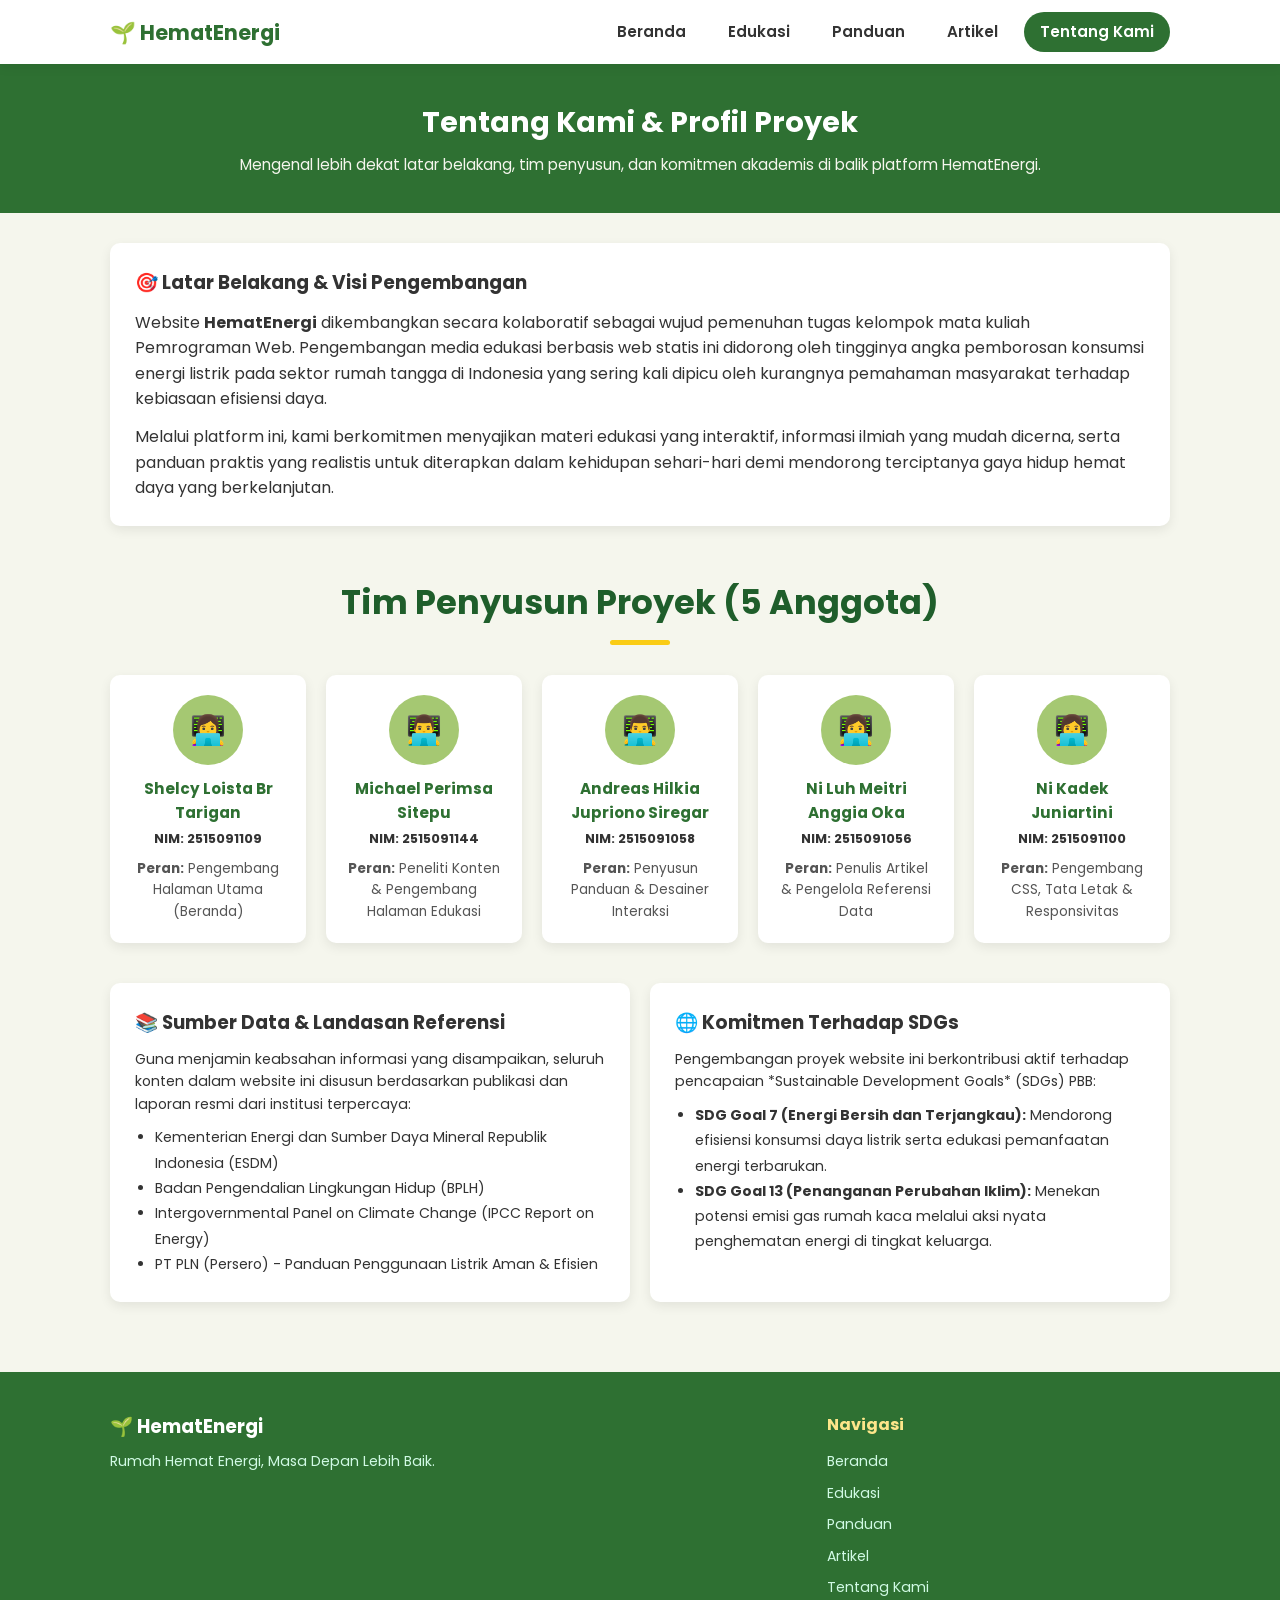
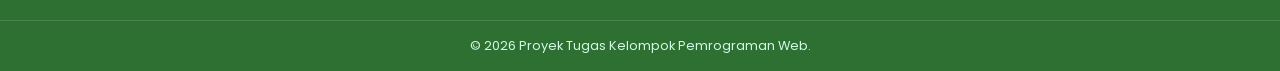
<file: tentang.html>
<!DOCTYPE html>
<html lang="id">
<head>
  <meta charset="UTF-8">
  <meta name="viewport" content="width=device-width, initial-scale=1.0">
  <title>HematEnergi - Tentang Kami</title>
  <link rel="stylesheet" href="css/style.css">
</head>
<body>

  <!-- 1. NAVBAR / NAVIGASI -->
  <header class="navbar">
    <div class="nav-container">
      <a href="index.html" class="logo">
        🌱 HematEnergi
      </a>
      <nav>
        <ul class="nav-links">
          <li><a href="index.html">Beranda</a></li>
          <li><a href="edukasi.html">Edukasi</a></li>
          <li><a href="panduan.html">Panduan</a></li>
          <li><a href="artikel.html">Artikel</a></li>
          <li><a href="tentang.html" class="active">Tentang Kami</a></li>
        </ul>
      </nav>
    </div>
  </header>

  <!-- 2. KONTEN UTAMA -->
  <main>
    <!-- Header Banner Halaman -->
    <div class="page-banner">
      <div class="container">
        <h1>Tentang Kami & Profil Proyek</h1>
        <p>Mengenal lebih dekat latar belakang, tim penyusun, dan komitmen akademis di balik platform HematEnergi.</p>
      </div>
    </div>

    <section class="container">
      <!-- Section Intro: Latar Belakang & Visi Proyek -->
      <div class="content-box" style="margin-top: 30px;">
        <h3 style="color: var(--hijau-tua); margin-bottom: 12px;">🎯 Latar Belakang & Visi Pengembangan</h3>
        <p style="margin-bottom: 12px;">Website <strong>HematEnergi</strong> dikembangkan secara kolaboratif sebagai wujud pemenuhan tugas kelompok mata kuliah Pemrograman Web. Pengembangan media edukasi berbasis web statis ini didorong oleh tingginya angka pemborosan konsumsi energi listrik pada sektor rumah tangga di Indonesia yang sering kali dipicu oleh kurangnya pemahaman masyarakat terhadap kebiasaan efisiensi daya.</p>
        <p>Melalui platform ini, kami berkomitmen menyajikan materi edukasi yang interaktif, informasi ilmiah yang mudah dicerna, serta panduan praktis yang realistis untuk diterapkan dalam kehidupan sehari-hari demi mendorong terciptanya gaya hidup hemat daya yang berkelanjutan.</p>
      </div>

      <!-- Section Kartu Anggota Kelompok -->
      <h2 class="section-title">Tim Penyusun Proyek (5 Anggota)</h2>
      <div class="team-grid">
        
        <!-- Anggota 1 -->
        <div class="team-card">
          <div class="team-avatar">👩‍💻</div>
          <h3>Shelcy Loista Br Tarigan</h3>
          <p style="color: var(--hijau-tua); font-weight: bold; margin-top: 4px;">NIM: 2515091109</p>
          <p style="font-size: 0.85rem; color: #555; margin-top: 8px;"><strong>Peran:</strong> Pengembang Halaman Utama (Beranda)</p>
        </div>

        <!-- Anggota 2 -->
        <div class="team-card">
          <div class="team-avatar">👨‍💻</div>
          <h3>Michael Perimsa Sitepu</h3>
          <p style="color: var(--hijau-tua); font-weight: bold; margin-top: 4px;">NIM: 2515091144</p>
          <p style="font-size: 0.85rem; color: #555; margin-top: 8px;"><strong>Peran:</strong> Peneliti Konten & Pengembang Halaman Edukasi</p>
        </div>

        <!-- Anggota 3 -->
        <div class="team-card">
          <div class="team-avatar">👨‍💻</div>
          <h3>Andreas Hilkia Jupriono Siregar</h3>
          <p style="color: var(--hijau-tua); font-weight: bold; margin-top: 4px;">NIM: 2515091058</p>
          <p style="font-size: 0.85rem; color: #555; margin-top: 8px;"><strong>Peran:</strong> Penyusun Panduan & Desainer Interaksi</p>
        </div>

        <!-- Anggota 4 -->
        <div class="team-card">
          <div class="team-avatar">👩‍💻</div>
          <h3>Ni Luh Meitri Anggia Oka</h3>
          <p style="color: var(--hijau-tua); font-weight: bold; margin-top: 4px;">NIM: 2515091056</p>
          <p style="font-size: 0.85rem; color: #555; margin-top: 8px;"><strong>Peran:</strong> Penulis Artikel & Pengelola Referensi Data</p>
        </div>

        <!-- Anggota 5 -->
        <div class="team-card">
          <div class="team-avatar">👩‍💻</div>
          <h3>Ni Kadek Juniartini</h3>
          <p style="color: var(--hijau-tua); font-weight: bold; margin-top: 4px;">NIM: 2515091100</p>
          <p style="font-size: 0.85rem; color: #555; margin-top: 8px;"><strong>Peran:</strong> Pengembang CSS, Tata Letak & Responsivitas</p>
        </div>

      </div>

      <!-- Section Sumber Data & Dukungan SDGs -->
      <div class="cards-grid" style="margin-bottom: 40px;">
        <div class="content-box">
          <h3 style="color: var(--hijau-tua); margin-bottom: 10px;">📚 Sumber Data & Landasan Referensi</h3>
          <p style="font-size: 0.88rem; margin-bottom: 10px;">Guna menjamin keabsahan informasi yang disampaikan, seluruh konten dalam website ini disusun berdasarkan publikasi dan laporan resmi dari institusi terpercaya:</p>
          <ul style="padding-left: 20px; font-size: 0.88rem; line-height: 1.8;">
            <li>Kementerian Energi dan Sumber Daya Mineral Republik Indonesia (ESDM)</li>
            <li>Badan Pengendalian Lingkungan Hidup (BPLH)</li>
            <li>Intergovernmental Panel on Climate Change (IPCC Report on Energy)</li>
            <li>PT PLN (Persero) - Panduan Penggunaan Listrik Aman & Efisien</li>
          </ul>
        </div>

        <div class="content-box">
          <h3 style="color: var(--hijau-tua); margin-bottom: 10px;">🌐 Komitmen Terhadap SDGs</h3>
          <p style="font-size: 0.88rem; margin-bottom: 10px;">Pengembangan proyek website ini berkontribusi aktif terhadap pencapaian *Sustainable Development Goals* (SDGs) PBB:</p>
          <ul style="padding-left: 20px; font-size: 0.88rem; line-height: 1.8;">
            <li><strong>SDG Goal 7 (Energi Bersih dan Terjangkau):</strong> Mendorong efisiensi konsumsi daya listrik serta edukasi pemanfaatan energi terbarukan.</li>
            <li><strong>SDG Goal 13 (Penanganan Perubahan Iklim):</strong> Menekan potensi emisi gas rumah kaca melalui aksi nyata penghematan energi di tingkat keluarga.</li>
          </ul>
        </div>
      </div>
    </section>
  </main>

  <!-- 3. FOOTER -->
  <footer>
    <div class="container footer-grid">
      <div class="footer-brand">
        <h3>🌱 HematEnergi</h3>
        <p>Rumah Hemat Energi, Masa Depan Lebih Baik.</p>
      </div>
      <div class="footer-links">
        <h4>Navigasi</h4>
        <ul>
          <li><a href="index.html">Beranda</a></li>
          <li><a href="edukasi.html">Edukasi</a></li>
          <li><a href="panduan.html">Panduan</a></li>
          <li><a href="artikel.html">Artikel</a></li>
          <li><a href="tentang.html">Tentang Kami</a></li>
        </ul>
      </div>
    </div>
    <div class="footer-bottom">
      <p>&copy; 2026 Proyek Tugas Kelompok Pemrograman Web.</p>
    </div>
  </footer>

</body>
</html>
</file>
<file: css/style.css>
/* ==========================================================================
   1. DEKLARASI VARIABEL & RESET DASAR (GLOBAL)
   ========================================================================== */
@import url('https://fonts.googleapis.com/css2?family=Poppins:wght@300;400;500;600;700&family=Nunito:wght@400;600;700;800&display=swap');

:root {
  --primary-dark: #2E7032;   /* Hijau Tua */
  --primary-light: #A5C872;  /* Hijau Muda */
  --bg-cream: #F5F6ED;       /* Krim Latar */
  --text-dark: #333333;      /* Abu-abu Gelap */
  --white: #ffffff;
  --shadow: 0 4px 12px rgba(0, 0, 0, 0.08);
}

* {
  margin: 0;
  padding: 0;
  box-sizing: border-box;
}

html {
  scroll-behavior: smooth;
}

body {
  font-family: 'Poppins', 'Nunito', sans-serif;
  color: var(--text-dark);
  background-color: var(--bg-cream);
  line-height: 1.6;
  min-height: 100vh;
  display: flex;
  flex-direction: column;
}

main {
  flex: 1;
}

a {
  text-decoration: none;
}

h1, h2, h3, h4 {
  font-family: 'Poppins', sans-serif;
  margin: 0;
}

p {
  margin: 0;
}

.container {
  max-width: 1100px;
  margin: 0 auto;
  padding: 0 20px;
}

.content-box {
  background-color: var(--white);
  padding: 25px;
  border-radius: 10px;
  box-shadow: var(--shadow);
  margin-bottom: 30px;
}

.section-title {
  text-align: center;
  font-size: clamp(1.5rem, 3vw, 2.1rem);
  color: #1f5e2b;
  margin: 50px 0 30px;
}

.section-title::after {
  content: "";
  display: block;
  width: 60px;
  height: 5px;
  border-radius: 5px;
  background: #facc15;
  margin: 10px auto 0;
}

/* TOMBOL / BUTTONS */
.btn-primary {
  display: inline-block;
  background: #2e7d32;
  color: #ffffff;
  font: 700 1rem 'Poppins', sans-serif;
  padding: 12px 28px;
  border-radius: 999px;
  box-shadow: 0 4px 0 #14532d;
  transition: all 0.2s ease;
}

.btn-primary:hover {
  transform: translateY(2px);
  box-shadow: 0 2px 0 #14532d;
  background-color: #215224;
}

.btn-secondary {
  display: inline-block;
  background-color: var(--primary-light);
  color: var(--primary-dark);
  padding: 8px 16px;
  border-radius: 6px;
  font-size: 0.85rem;
  font-weight: 600;
  transition: background-color 0.2s ease;
}

.btn-secondary:hover {
  background-color: #92b561;
}


/* ==========================================================================
   2. NAVIGASI UTAMA (NAVBAR ATAS)
   ========================================================================== */
.navbar {
  position: sticky;
  top: 0;
  z-index: 100;
  background-color: var(--white);
  box-shadow: 0 2px 12px rgba(0, 0, 0, 0.08);
}

.nav-container {
  max-width: 1100px;
  margin: 0 auto;
  padding: 12px 20px;
  display: flex;
  align-items: center;
  justify-content: space-between;
  flex-wrap: wrap;
  gap: 10px;
}

.logo {
  display: flex;
  align-items: center;
  gap: 10px;
  color: var(--primary-dark);
  font-weight: 700;
  font-size: 1.3rem;
}

.logo-text {
  font: 800 1.15rem/1.1 'Poppins', sans-serif;
  display: flex;
  flex-direction: column;
}

.logo-text span {
  font: 600 0.75rem 'Nunito', sans-serif;
  color: #666666;
}

.nav-links {
  display: flex;
  list-style: none;
  gap: 10px;
  flex-wrap: wrap;
}

.nav-links a {
  display: block;
  color: var(--text-dark);
  font-weight: 600;
  padding: 8px 16px;
  border-radius: 999px;
  font-size: 0.95rem;
  transition: all 0.2s ease;
}

.nav-links a:hover {
  background-color: #dcfce7;
  color: #1f5e2b;
}

.nav-links a.active {
  background-color: var(--primary-dark);
  color: var(--white);
}


/* ==========================================================================
   3. BANNER UTAMA (HERO BERANDA & HEADER SUB-HALAMAN)
   ========================================================================== */
/* Hero Beranda */
.hero {
  background: linear-gradient(135deg, #ecfdf5 0%, #fefce8 100%);
  padding: 50px 0 40px;
  border-bottom: 2px solid #eaeaea;
}

.hero-grid {
  display: grid;
  grid-template-columns: 1.1fr 1fr;
  gap: 40px;
  align-items: center;
}

.hero-badge {
  display: inline-block;
  background: #ffffff;
  border: 2px solid #bbf7d0;
  color: #166534;
  font-weight: 700;
  font-size: 0.9rem;
  padding: 6px 16px;
  border-radius: 999px;
  margin-bottom: 16px;
}

.hero-content h1 {
  font-size: clamp(2rem, 5vw, 3.2rem);
  line-height: 1.15;
  color: var(--primary-dark);
  margin-bottom: 16px;
}

.hero-content h1 em {
  font-style: normal;
  color: #f59e0b;
}

.hero-content p {
  color: #555555;
  margin-bottom: 25px;
  font-size: 1rem;
  max-width: 460px;
}

.hero-image svg {
  width: 100%;
  max-width: 440px;
  height: auto;
  display: block;
  margin: auto;
}

/* Banner Header Sub-Halaman (Edukasi, Panduan, Artikel, Tentang Kami) */
.page-banner {
  background-color: var(--primary-dark);
  color: var(--white);
  padding: 35px 0;
  text-align: center;
}

.page-banner h1 {
  font-size: 1.8rem;
  margin-bottom: 8px;
}

.page-banner p {
  color: var(--bg-cream);
  font-size: 0.95rem;
}


/* ==========================================================================
   4. BAGIAN BERANDA (STATISTIK & PENGANTAR TEMA)
   ========================================================================== */
/* Section Statistik */
.stats {
  max-width: 900px;
  margin: -28px auto 0;
  padding: 0 20px;
  display: grid;
  grid-template-columns: repeat(3, 1fr);
  gap: 16px;
  position: relative;
  z-index: 2;
}

.stat {
  background: #ffffff;
  border-radius: 18px;
  padding: 18px 12px;
  text-align: center;
  box-shadow: 0 8px 22px rgba(0, 0, 0, 0.1);
  border-bottom: 4px solid #4ade80;
}

.stat:nth-child(2) { border-color: #facc15; }
.stat:nth-child(3) { border-color: #38bdf8; }

.stat strong {
  display: block;
  font: 800 1.6rem 'Poppins', sans-serif;
  color: #14532d;
}

.stat span {
  font-size: 0.9rem;
  color: #6b7280;
  font-weight: 600;
}

/* Pengantar Tema / Kenapa Penting */
.tentang-grid {
  display: grid;
  grid-template-columns: 260px 1fr;
  gap: 44px;
  align-items: center;
  margin-top: 60px;
}

.tentang-img svg {
  width: 100%;
  max-width: 240px;
  height: auto;
  display: block;
  margin: auto;
  filter: drop-shadow(0 12px 20px rgba(46, 125, 50, 0.22));
  animation: melayang 5s ease-in-out infinite;
}

@keyframes melayang {
  0%, 100% { transform: translateY(0); }
  50% { transform: translateY(-8px); }
}

.label {
  display: inline-block;
  background: #fef9c3;
  color: #854d0e;
  font-weight: 700;
  font-size: 0.85rem;
  padding: 5px 14px;
  border-radius: 999px;
  margin-bottom: 10px;
}

.tentang-teks h2 {
  font-size: clamp(1.5rem, 3vw, 2.1rem);
  color: #1f5e2b;
  line-height: 1.2;
  margin-bottom: 12px;
}

.tentang-teks p {
  color: #4b5563;
  margin-bottom: 18px;
}

.fakta {
  list-style: none;
  display: flex;
  flex-wrap: wrap;
  gap: 10px;
}

.fakta li {
  display: flex;
  align-items: center;
  gap: 8px;
  background: #ffffff;
  border: 2px solid #dcfce7;
  border-radius: 999px;
  padding: 8px 16px;
  font-weight: 700;
  font-size: 0.92rem;
  color: #1f5e2b;
}


/* ==========================================================================
   5. BAGIAN EDUKASI & KARTU FITUR (CARDS GRID)
   ========================================================================== */
.cards-grid {
  display: grid;
  grid-template-columns: repeat(auto-fit, minmax(250px, 1fr));
  gap: 20px;
  margin-bottom: 40px;
}

.card {
  background-color: var(--white);
  padding: 25px;
  border-radius: 16px;
  box-shadow: var(--shadow);
  text-align: center;
  transition: transform 0.3s ease, box-shadow 0.3s ease;
}

.card:hover {
  transform: translateY(-4px);
  box-shadow: 0 10px 22px rgba(0, 0, 0, 0.12);
}

.card-icon {
  width: 55px;
  height: 55px;
  margin: 0 auto 15px;
  display: flex;
  align-items: center;
  justify-content: center;
  background-color: var(--bg-cream);
  border-radius: 50%;
  font-size: 1.6rem;
}

.card h3 {
  color: var(--primary-dark);
  margin-bottom: 10px;
  font-size: 1.1rem;
}

.card p {
  font-size: 0.9rem;
  color: #666666;
}


/* ==========================================================================
   6. BAGIAN PANDUAN (TIPS LIST & QUOTE)
   ========================================================================== */
.tips-list {
  display: flex;
  flex-direction: column;
  gap: 15px;
  margin-bottom: 30px;
}

.tip-item {
  background-color: var(--white);
  padding: 20px;
  border-radius: 10px;
  box-shadow: var(--shadow);
  display: flex;
  align-items: center;
  gap: 20px;
  border-left: 5px solid var(--primary-dark);
}

.tip-number {
  width: 40px;
  height: 40px;
  background-color: var(--primary-light);
  color: var(--primary-dark);
  border-radius: 50%;
  display: flex;
  align-items: center;
  justify-content: center;
  font-weight: 700;
  flex-shrink: 0;
}

.tip-details h3 {
  color: var(--primary-dark);
  margin-bottom: 4px;
}

.quote-banner {
  background-color: var(--primary-dark);
  color: var(--white);
  padding: 20px;
  border-radius: 10px;
  text-align: center;
  font-size: 1rem;
  font-style: italic;
  margin-bottom: 40px;
}


/* ==========================================================================
   7. BAGIAN ARTIKEL (KARTU ARTIKEL BERANDA & DAFTAR ARTIKEL)
   ========================================================================== */
.articles-grid {
  display: grid;
  grid-template-columns: repeat(auto-fit, minmax(280px, 1fr));
  gap: 20px;
  margin-bottom: 50px;
}

.article-card {
  background-color: var(--white);
  border-radius: 16px;
  overflow: hidden;
  box-shadow: var(--shadow);
  display: flex;
  flex-direction: column;
}

.article-img {
  width: 100%;
  height: 180px;
  overflow: hidden;
}

.article-img img {
  width: 100%;
  height: 100%;
  object-fit: cover;
  display: block;
}

.article-content {
  padding: 20px;
  display: flex;
  flex-direction: column;
  flex: 1;
  gap: 12px;
}

.article-content h3 {
  font-size: 1.05rem;
  color: #15803d !important;
  font-weight: 700;
  line-height: 1.4;
  margin: 0;
}

.article-content p {
  font-size: 0.88rem;
  color: #555555;
  line-height: 1.6;
  flex: 1;
}

.article-content .btn-secondary {
  align-self: flex-start;
  color: #15803d;
  font-weight: 600;
}

/* Artikel Utama (Halaman Artikel) */
.daftar-artikel-sumber {
  margin-top: 30px;
}

.daftar-artikel-sumber .article-feature {
  display: grid;
  grid-template-columns: minmax(0, 1fr) minmax(0, 1.4fr);
  align-items: center;
  gap: 25px;
}

.daftar-artikel-sumber .article-feature-img {
  overflow: hidden;
  border-radius: 10px;
}

.daftar-artikel-sumber .article-feature-img img {
  width: 100%;
  height: 260px;
  object-fit: cover;
  display: block;
}

.daftar-artikel-sumber .article-feature-content h2 {
  margin-bottom: 12px;
  color: var(--primary-dark);
  font-size: 1.5rem;
  line-height: 1.4;
}

.daftar-artikel-sumber .article-feature-content p {
  margin-bottom: 20px;
  color: #555555;
  font-size: 0.95rem;
  line-height: 1.8;
}

.article-category {
  display: block;
  margin-bottom: 10px;
  color: var(--primary-dark);
  font-size: 0.75rem;
  font-weight: 700;
  letter-spacing: 0.5px;
}


/* ==========================================================================
   8. BAGIAN TENTANG KAMI (PROFIL TIM ANGGOTA)
   ========================================================================== */
.team-grid {
  display: grid;
  grid-template-columns: repeat(auto-fit, minmax(180px, 1fr));
  gap: 20px;
  margin-bottom: 40px;
}

.team-card {
  background-color: var(--white);
  padding: 20px;
  border-radius: 10px;
  box-shadow: var(--shadow);
  text-align: center;
}

.team-avatar {
  width: 70px;
  height: 70px;
  border-radius: 50%;
  background-color: var(--primary-light);
  margin: 0 auto 12px;
  display: flex;
  align-items: center;
  justify-content: center;
  font-size: 1.8rem;
}

.team-card h3 {
  font-size: 0.95rem;
  color: var(--primary-dark);
}

.team-card p {
  font-size: 0.8rem;
  color: #666666;
}


/* ==========================================================================
   9. JELAJAHI WEBSITE, BANNER SDG & CTA (BERANDA)
   ========================================================================== */
/* Grid Jelajahi Website */
.jelajah-grid {
  display: grid;
  grid-template-columns: repeat(4, 1fr);
  gap: 18px;
}

.jelajah-card {
  position: relative;
  display: block;
  overflow: hidden;
  padding: 26px 22px;
  min-height: 200px;
  border-radius: 22px;
  color: #ffffff;
  box-shadow: 0 10px 22px rgba(0, 0, 0, 0.13);
  transition: transform 0.25s, box-shadow 0.25s;
}

.jelajah-card::before {
  content: "";
  position: absolute;
  right: -40px;
  top: -40px;
  width: 130px;
  height: 130px;
  border-radius: 50%;
  background: rgba(255, 255, 255, 0.16);
}

.jelajah-card::after {
  content: "→";
  position: absolute;
  right: 20px;
  bottom: 16px;
  font-size: 1.5rem;
  font-weight: 700;
  opacity: 0;
  transform: translateX(-8px);
  transition: 0.25s;
}

.jelajah-card:hover {
  transform: translateY(-8px);
  box-shadow: 0 18px 32px rgba(0, 0, 0, 0.2);
}

.jelajah-card:hover::after {
  opacity: 1;
  transform: translateX(0);
}

.jelajah-card span {
  position: relative;
  z-index: 1;
  display: grid;
  place-items: center;
  width: 54px;
  height: 54px;
  border-radius: 15px;
  background: rgba(255, 255, 255, 0.92);
  font-size: 1.7rem;
  margin-bottom: 14px;
}

.jelajah-card h3 {
  position: relative;
  z-index: 1;
  font-size: 1.2rem;
  color: #ffffff;
  margin-bottom: 4px;
}

.jelajah-card p {
  position: relative;
  z-index: 1;
  font-size: 0.92rem;
  color: rgba(255, 255, 255, 0.92);
}

.j1 { background: linear-gradient(135deg, #22c55e, #15803d); }
.j2 { background: linear-gradient(135deg, #f59e0b, #d97706); }
.j3 { background: linear-gradient(135deg, #38bdf8, #0369a1); }
.j4 { background: linear-gradient(135deg, #a78bfa, #6d28d9); }

/* Banner SDG */
.sdg-banner {
  display: flex;
  flex-wrap: wrap;
  align-items: center;
  gap: 16px;
  margin-top: 60px;
  padding: 24px 28px;
  background: #ffffff;
  border: 2px solid #dcfce7;
  border-radius: 24px;
  box-shadow: 0 8px 22px rgba(0, 0, 0, 0.06);
}

.sdg-badge {
  display: flex;
  align-items: center;
  gap: 12px;
  background: #fcc30b;
  color: #ffffff;
  border-radius: 16px;
  padding: 10px 18px 10px 12px;
}

.sdg-badge.sdg13 { background: #3f7e44; }

.sdg-badge strong {
  display: grid;
  place-items: center;
  min-width: 46px;
  height: 46px;
  border-radius: 12px;
  background: rgba(255, 255, 255, 0.25);
  font: 800 1.5rem 'Poppins', sans-serif;
}

.sdg-badge span {
  font-weight: 700;
  font-size: 0.88rem;
  line-height: 1.3;
  max-width: 130px;
}

.sdg-banner p {
  flex: 1 1 240px;
  color: #4b5563;
}

/* Banner Ajakan (CTA) */
.cta {
  margin: 60px 0;
  padding: 52px 28px;
  text-align: center;
  color: #ffffff;
  border-radius: 28px;
  background: radial-gradient(circle at 15% 20%, rgba(250, 204, 21, 0.35), transparent 40%), linear-gradient(135deg, #2e7d32, #14532d);
  box-shadow: 0 16px 34px rgba(20, 83, 45, 0.35);
}

.cta h2 {
  font-size: clamp(1.5rem, 3.5vw, 2.2rem);
  color: #ffffff;
  margin-bottom: 10px;
}

.cta p {
  color: rgba(255, 255, 255, 0.9);
  margin-bottom: 24px;
  font-size: 1.05rem;
}

.btn-cta {
  display: inline-block;
  background: #facc15;
  color: #422006;
  font: 700 1rem 'Poppins', sans-serif;
  padding: 14px 32px;
  border-radius: 999px;
  box-shadow: 0 6px 0 #ca8a04;
  transition: all 0.15s ease;
}

.btn-cta:hover {
  transform: translateY(3px);
  box-shadow: 0 3px 0 #ca8a04;
}


/* ==========================================================================
   10. FOOTER (BAGIAN BAWAH WEBSITE)
   ========================================================================== */
footer {
  background-color: var(--primary-dark);
  color: var(--white);
  padding: 40px 0 15px;
  margin-top: auto;
}

.footer-grid {
  display: grid;
  grid-template-columns: 2fr 1fr;
  gap: 30px;
  margin-bottom: 20px;
}

.footer-brand h3 {
  color: #ffffff;
  margin-bottom: 8px;
}

.footer-brand p {
  font-size: 0.88rem;
  color: #d1fae5;
  max-width: 420px;
}

.footer-links h4 {
  color: #fde68a;
  margin-bottom: 10px;
}

.footer-links ul {
  list-style: none;
  display: grid;
  gap: 6px;
}

.footer-links a {
  color: #d1fae5;
  font-size: 0.88rem;
  transition: all 0.2s ease;
}

.footer-links a:hover {
  color: #fde68a;
  padding-left: 4px;
}

.footer-bottom {
  text-align: center;
  border-top: 1px solid rgba(255, 255, 255, 0.15);
  padding-top: 15px;
  font-size: 0.8rem;
  color: #d1fae5;
}


/* ==========================================================================
   11. RESPONSIVITAS (DESAIN TAMPILAN HP & TABLET)
   ========================================================================== */
@media (max-width: 900px) {
  .hero-grid {
    grid-template-columns: 1fr;
    text-align: center;
  }

  .hero p {
    margin-left: auto;
    margin-right: auto;
  }

  .jelajah-grid,
  .cards-grid,
  .articles-grid {
    grid-template-columns: repeat(2, 1fr);
  }

  .daftar-artikel-sumber .article-feature {
    grid-template-columns: 1fr;
  }
}

@media (max-width: 640px) {
  .nav-container {
    justify-content: center;
    flex-direction: column;
    gap: 12px;
  }

  .nav-links {
    justify-content: center;
  }

  .stats {
    grid-template-columns: 1fr;
    margin-top: 20px;
  }

  .tentang-grid {
    grid-template-columns: 1fr;
    text-align: center;
    gap: 24px;
  }

  .tentang-img svg {
    max-width: 170px;
  }

  .fakta {
    justify-content: center;
  }

  .cards-grid,
  .articles-grid,
  .jelajah-grid,
  .footer-grid {
    grid-template-columns: 1fr;
  }

  .tip-item {
    flex-direction: column;
    text-align: center;
  }
}

@media (prefers-reduced-motion: reduce) {
  * {
    animation: none !important;
    transition: none !important;
  }
}
</file>
